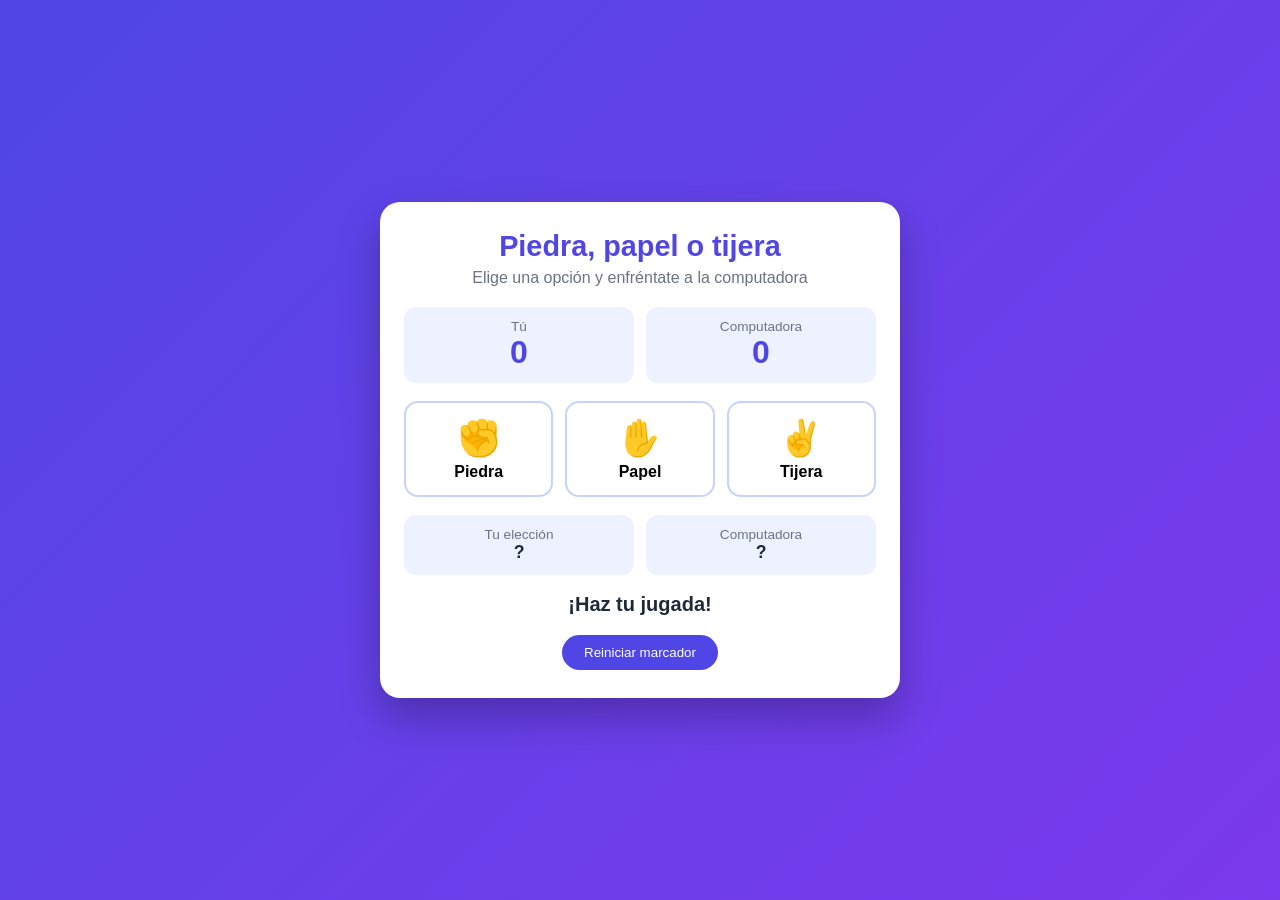
<file: codigos3/index.html>
<!DOCTYPE html>
<html lang="es">
<head>
  <meta charset="UTF-8">
  <meta name="viewport" content="width=device-width, initial-scale=1.0">
  <title>Piedra, papel o tijera</title>
  <link rel="stylesheet" href="styles.css">
</head>
<body>
  <main class="juego">
    <h1>Piedra, papel o tijera</h1>
    <p class="subtitulo">Elige una opción y enfréntate a la computadora</p>


    <section class="marcador">
      <div class="caja"><span>Tú</span><strong id="puntos-usuario">0</strong></div>
      <div class="caja"><span>Computadora</span><strong id="puntos-pc">0</strong></div>
    </section>


    <section class="opciones">
      <button class="opcion" data-eleccion="piedra"><span class="icono">&#9994;</span>Piedra</button>
      <button class="opcion" data-eleccion="papel"><span class="icono">&#9995;</span>Papel</button>
      <button class="opcion" data-eleccion="tijera"><span class="icono">&#9996;</span>Tijera</button>
    </section>


    <section class="elecciones">
      <div class="caja"><span>Tu elección</span><strong id="eleccion-usuario">?</strong></div>
      <div class="caja"><span>Computadora</span><strong id="eleccion-pc">?</strong></div>
    </section>


    <p id="mensaje" class="mensaje">¡Haz tu jugada!</p>
    <button id="reiniciar" class="reiniciar">Reiniciar marcador</button>
  </main>


  <script src="script.js"></script>
</body>
</html>
</file>
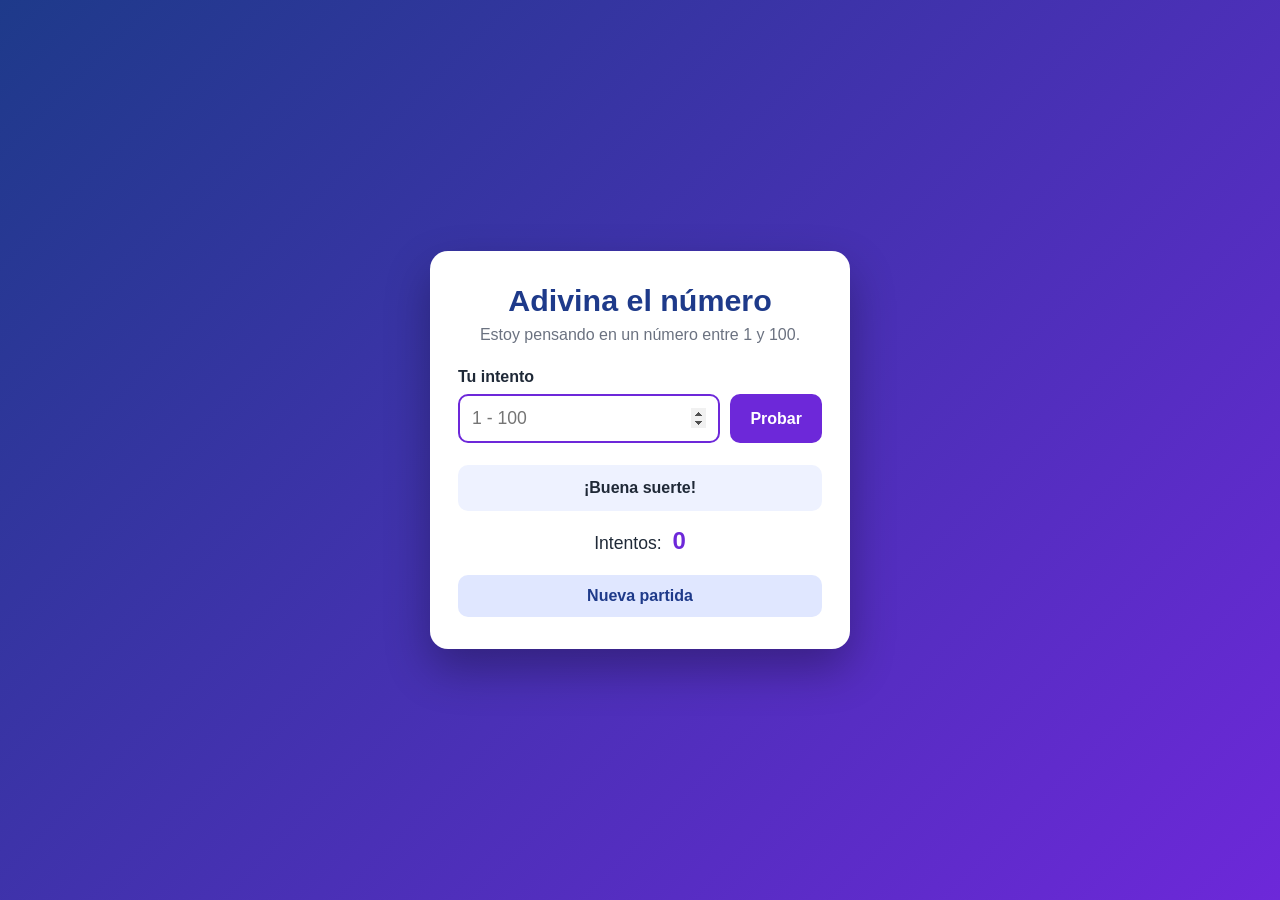
<file: codigos4/index.html>
<!DOCTYPE html>
<html lang="es">
<head>
  <meta charset="UTF-8">
  <meta name="viewport" content="width=device-width, initial-scale=1.0">
  <title>Adivina el número</title>
  <link rel="stylesheet" href="styles.css">
</head>
<body>
  <main class="juego">
    <h1>Adivina el número</h1>
    <p class="subtitulo">Estoy pensando en un número entre 1 y 100.</p>


    <form id="formulario" class="formulario">
      <label for="intento">Tu intento</label>
      <div class="campo">
        <input type="number" id="intento" min="1" max="100"
               placeholder="1 - 100" autocomplete="off" required>
        <button type="submit" id="btn-probar">Probar</button>
      </div>
    </form>


    <p id="mensaje" class="mensaje" role="status" aria-live="polite">
      ¡Buena suerte!
    </p>


    <div class="marcador">
      <span>Intentos:</span>
      <strong id="contador">0</strong>
    </div>


    <button type="button" id="btn-nueva" class="secundario">Nueva partida</button>
  </main>


  <script src="script.js"></script>
</body>
</html>
</file>
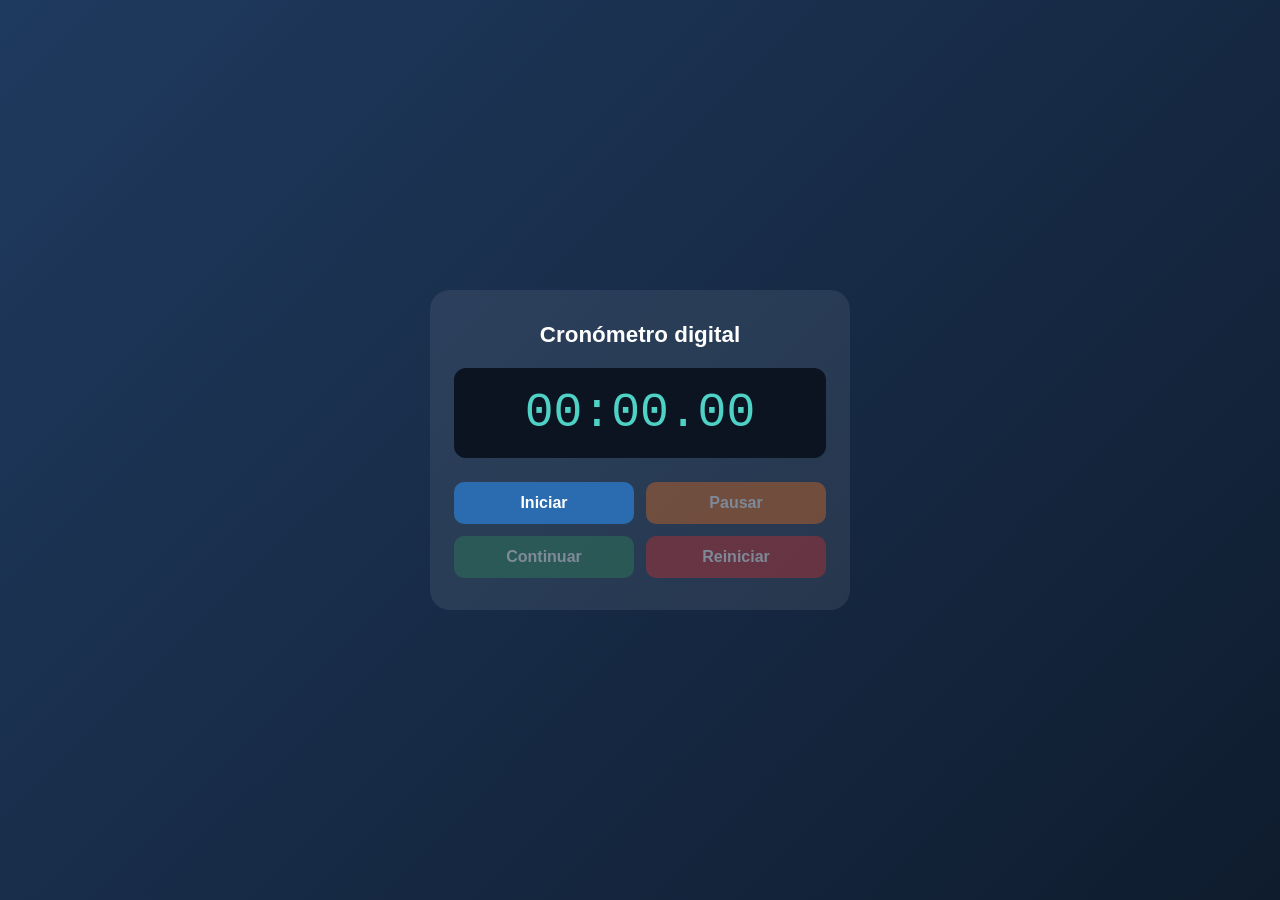
<file: codigos5/index.html>
<!DOCTYPE html>
<html lang="es">
<head>
  <meta charset="UTF-8">
  <meta name="viewport" content="width=device-width, initial-scale=1.0">
  <title>Cronómetro digital</title>
  <link rel="stylesheet" href="styles.css">
</head>
<body>
  <main class="cronometro">
    <h1>Cronómetro digital</h1>
 
    <div class="pantalla" role="timer">
      <span id="min">00</span>:<span id="seg">00</span>.<span id="cen">00</span>
    </div>
 
    <div class="botones">
      <button id="btnIniciar" type="button">Iniciar</button>
      <button id="btnPausar" type="button" disabled>Pausar</button>
      <button id="btnContinuar" type="button" disabled>Continuar</button>
      <button id="btnReiniciar" type="button" disabled>Reiniciar</button>
    </div>
  </main>
 
  <script src="script.js"></script>
</body>
</html>
</file>
<file: codigos3/styles.css>
* { box-sizing: border-box; margin: 0; padding: 0; }


body {
  min-height: 100vh;
  display: grid;
  place-items: center;
  padding: 16px;
  font-family: "Segoe UI", Arial, sans-serif;
  background: linear-gradient(135deg, #4f46e5, #7c3aed);
  color: #1f2937;
}


.juego {
  width: 100%;
  max-width: 520px;
  padding: 28px 24px;
  text-align: center;
  background: #ffffff;
  border-radius: 20px;
  box-shadow: 0 20px 40px rgba(0, 0, 0, 0.25);
}


h1 { font-size: 1.8rem; color: #4f46e5; }
.subtitulo { margin: 6px 0 20px; color: #6b7280; }


.marcador, .opciones, .elecciones {
  display: flex;
  gap: 12px;
  margin-bottom: 18px;
}


.caja { flex: 1; padding: 12px; background: #eef2ff; border-radius: 12px; }
.caja span { display: block; font-size: 0.85rem; color: #6b7280; }
.marcador strong { font-size: 2rem; color: #4f46e5; }
.elecciones strong { font-size: 1.1rem; }


.opcion {
  flex: 1;
  padding: 14px 8px;
  font-size: 1rem;
  font-weight: 600;
  background: #ffffff;
  border: 2px solid #c7d2fe;
  border-radius: 14px;
  cursor: pointer;
  transition: transform 0.15s, background 0.15s;
}


.opcion:hover { background: #eef2ff; transform: translateY(-3px); }
.icono { display: block; margin-bottom: 4px; font-size: 2.2rem; }


.mensaje { min-height: 1.6rem; margin-bottom: 16px; font-size: 1.25rem; font-weight: 700; }


.mensaje.gana { color: #16a34a; }
.mensaje.pierde { color: #dc2626; }
.mensaje.empata { color: #d97706; }
.reiniciar {
  padding: 10px 22px;
  color: #ffffff;
  background: #4f46e5;
  border: none;
  border-radius: 999px;
  cursor: pointer;
}


.reiniciar:hover { background: #4338ca; }


@media (max-width: 480px) { .opciones { flex-direction: column; } }
</file>
<file: codigos4/styles.css>
* { box-sizing: border-box; margin: 0; padding: 0; }


body {
  min-height: 100vh;
  display: flex; align-items: center; justify-content: center;
  padding: 20px;
  font-family: "Segoe UI", Arial, sans-serif;
  background: linear-gradient(135deg, #1e3a8a, #6d28d9);
  color: #1f2937;
}


.juego {
  width: 100%; max-width: 420px; padding: 32px 28px;
  text-align: center; background: #ffffff;
  border-radius: 18px; box-shadow: 0 20px 45px rgba(0, 0, 0, 0.3);
}


h1 { font-size: 1.9rem; color: #1e3a8a; }
.subtitulo { margin: 8px 0 24px; color: #6b7280; }
.formulario label {
  display: block; margin-bottom: 8px; font-weight: 600; text-align: left;
}
.campo { display: flex; gap: 10px; }


input {
  flex: 1; min-width: 0; padding: 12px; font-size: 1.1rem;
  border: 2px solid #d1d5db; border-radius: 10px;
}
input:focus { outline: none; border-color: #6d28d9; }


button {
  padding: 12px 20px; font-size: 1rem; font-weight: 600; color: #ffffff;
  background: #6d28d9; border: none; border-radius: 10px; cursor: pointer;
}
button:hover:not(:disabled) { background: #5b21b6; }
button:disabled, input:disabled { opacity: 0.5; cursor: not-allowed; }


.mensaje {
  margin: 22px 0 16px; padding: 14px;
  font-weight: 600; background: #eef2ff; border-radius: 10px;
}
.mensaje.mayor, .mensaje.menor { background: #fef3c7; color: #92400e; }
.mensaje.acierto { background: #d1fae5; color: #065f46; }
.mensaje.error { background: #fee2e2; color: #991b1b; }


.marcador { margin-bottom: 20px; font-size: 1.1rem; }
.marcador strong { margin-left: 6px; font-size: 1.5rem; color: #6d28d9; }


button.secundario { width: 100%; color: #1e3a8a; background: #e0e7ff; }
button.secundario:hover { background: #c7d2fe; }
</file>
<file: codigos5/styles.css>
* { box-sizing: border-box; margin: 0; padding: 0; }
 
body {
  min-height: 100vh;
  display: flex;
  justify-content: center;
  align-items: center;
  font-family: "Segoe UI", Arial, sans-serif;
  background: linear-gradient(135deg, #1f3a5f, #0f1c2e);
}
 
.cronometro {
  width: min(92%, 420px);
  padding: 32px 24px;
  text-align: center;
  color: #ffffff;
  background: rgba(255, 255, 255, 0.08);
  border-radius: 20px;
}
 
h1 { margin-bottom: 20px; font-size: 1.4rem; }
 
.pantalla {
  margin-bottom: 24px;
  padding: 18px 0;
  font: 3rem Consolas, "Courier New", monospace;
  color: #4fd1c5;
  background: #0b1420;
  border-radius: 12px;
}
 
.botones {
  display: grid;
  grid-template-columns: 1fr 1fr;
  gap: 12px;
}
 
button {
  padding: 12px;
  font-size: 1rem;
  font-weight: 600;
  color: #ffffff;
  background: #2b6cb0;
  border: none;
  border-radius: 10px;
  cursor: pointer;
}
 
button:hover:not(:disabled) { filter: brightness(1.15); }
button:disabled { opacity: 0.4; cursor: not-allowed; }
 
#btnPausar    { background: #dd6b20; }
#btnContinuar { background: #2f855a; }
#btnReiniciar { background: #c53030; }
</file>
